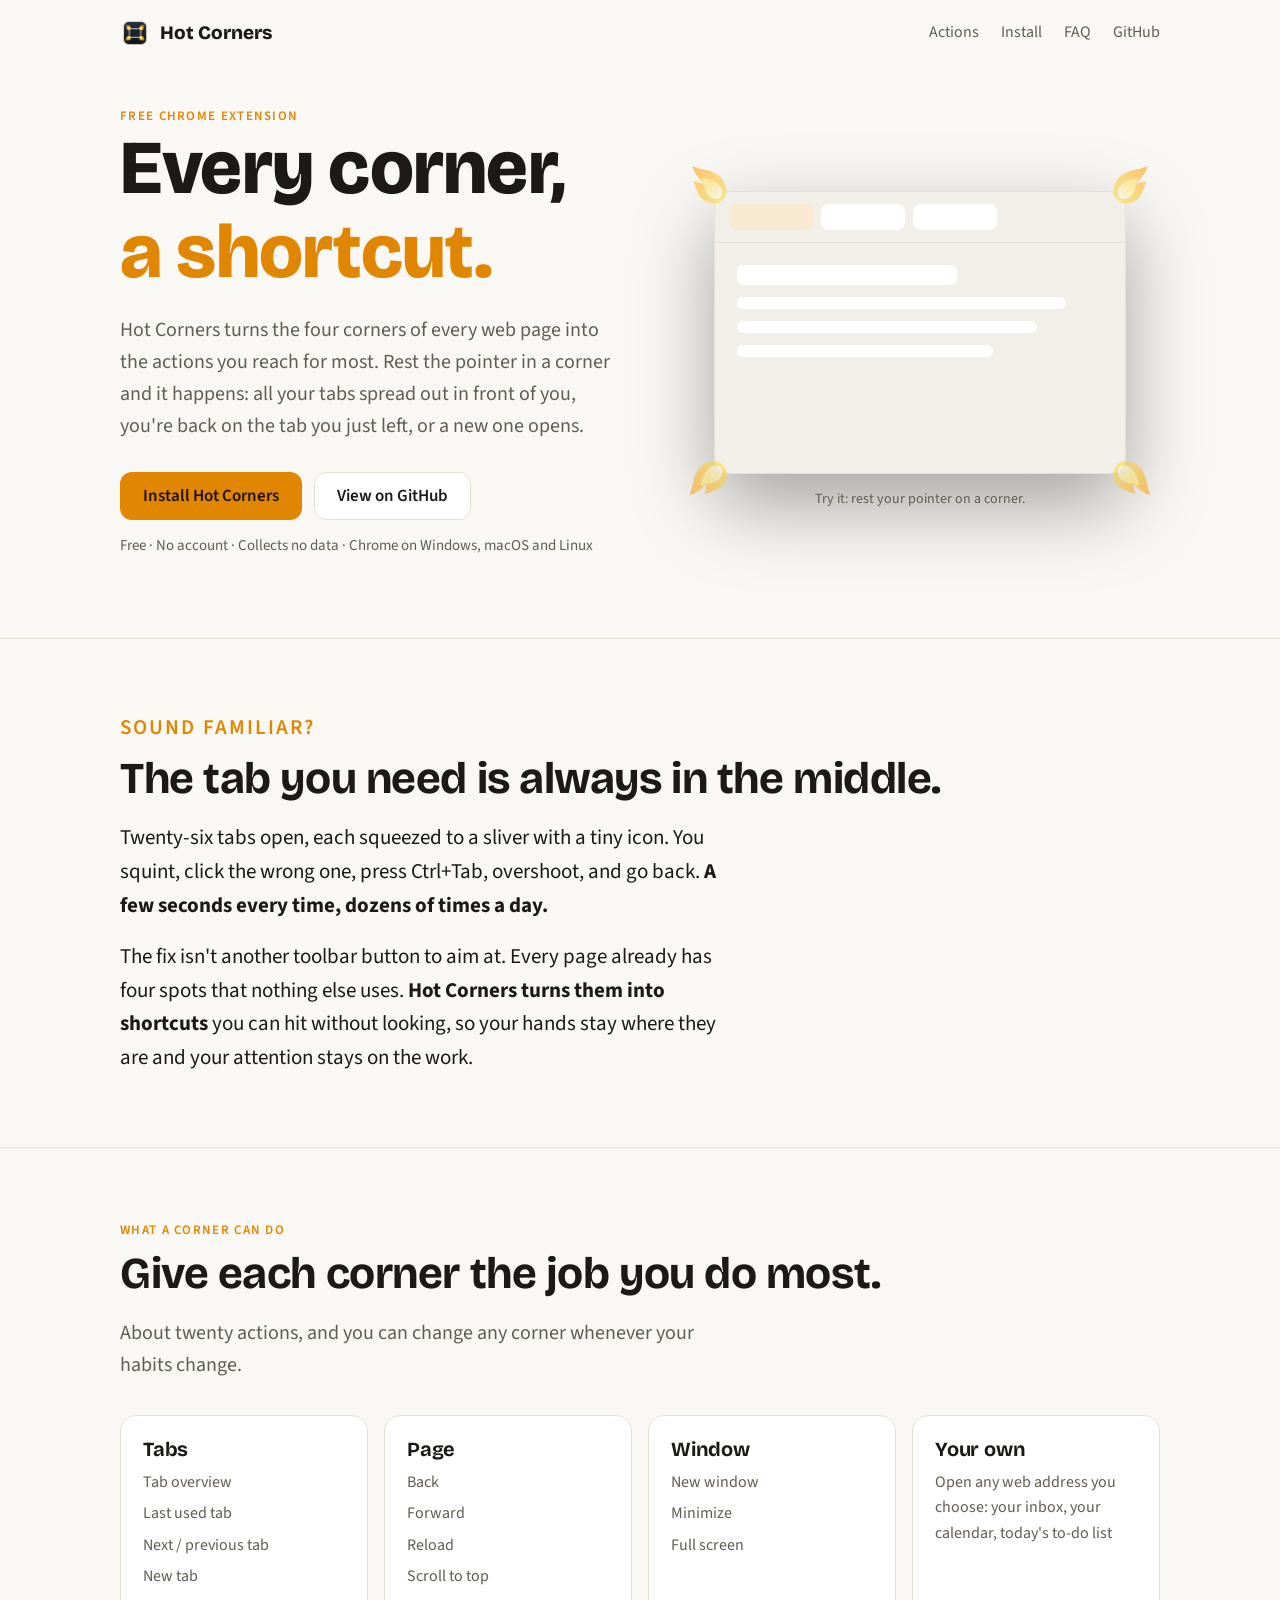
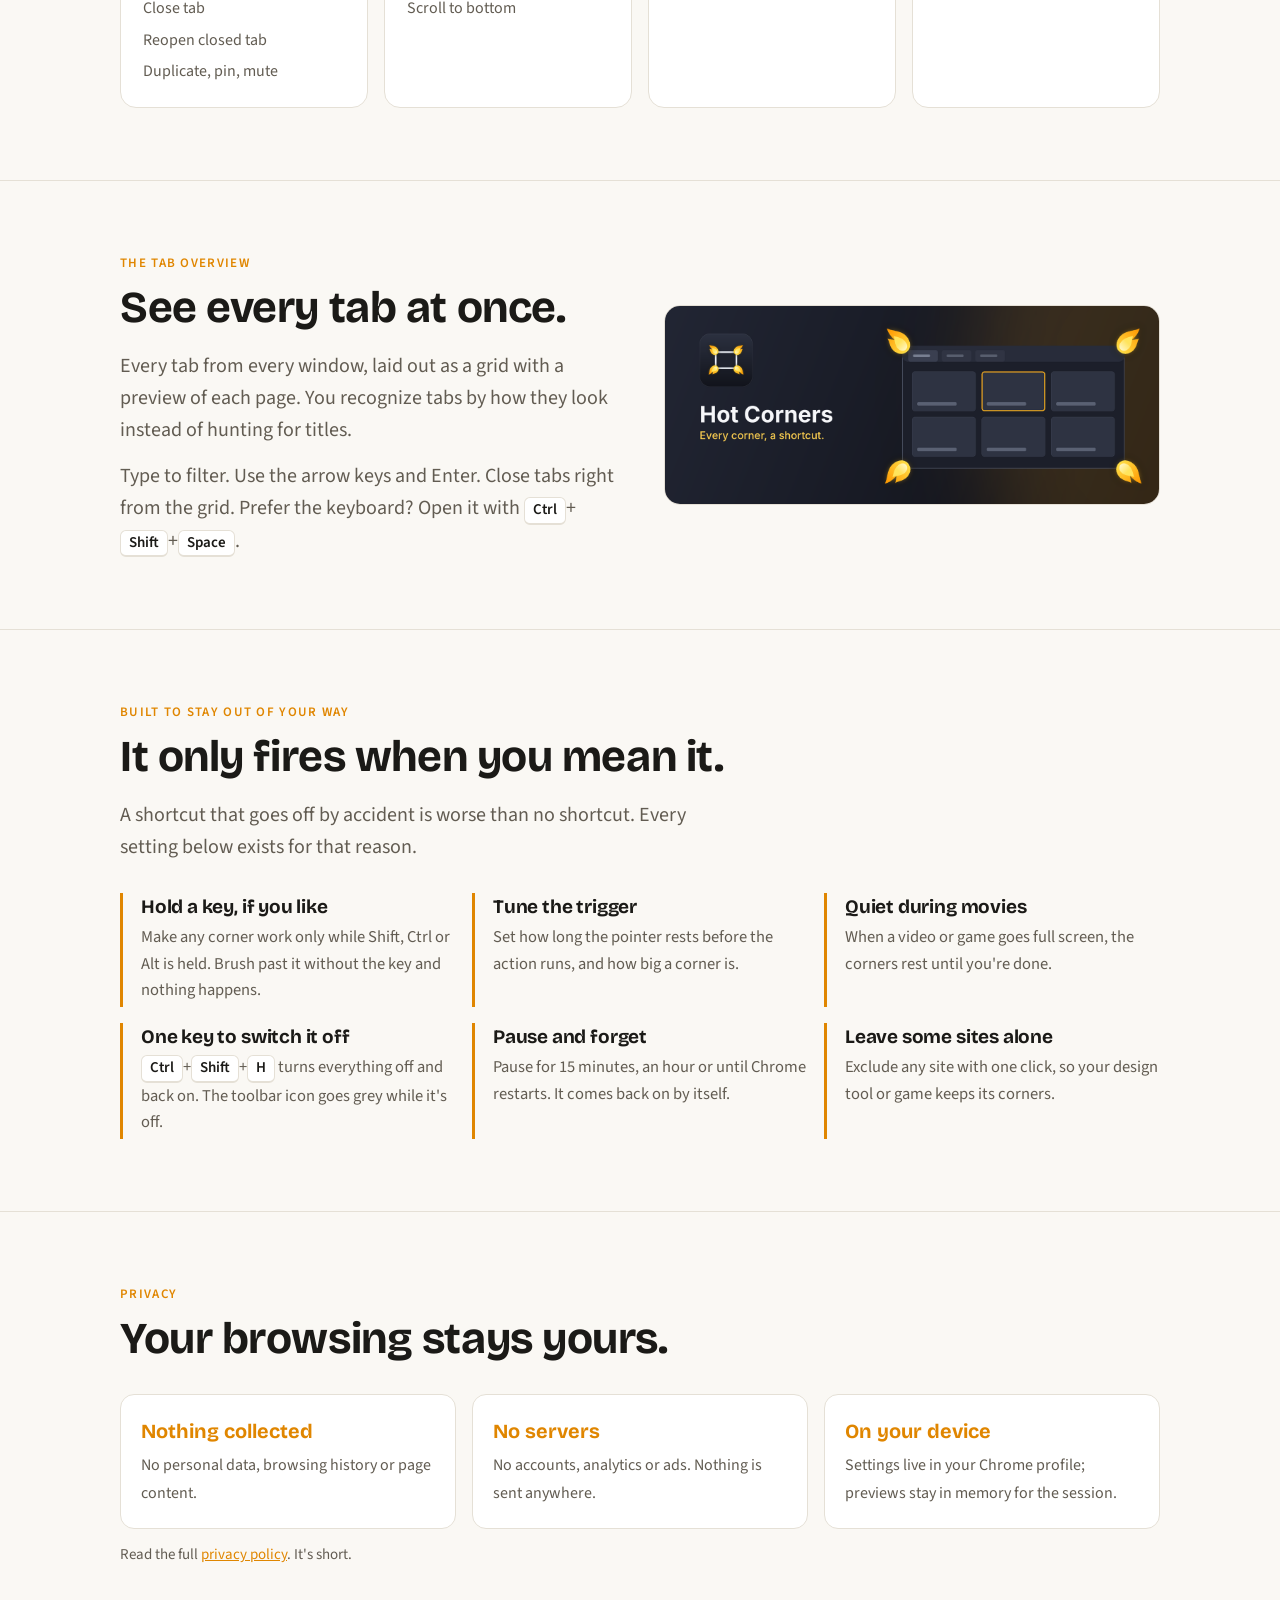
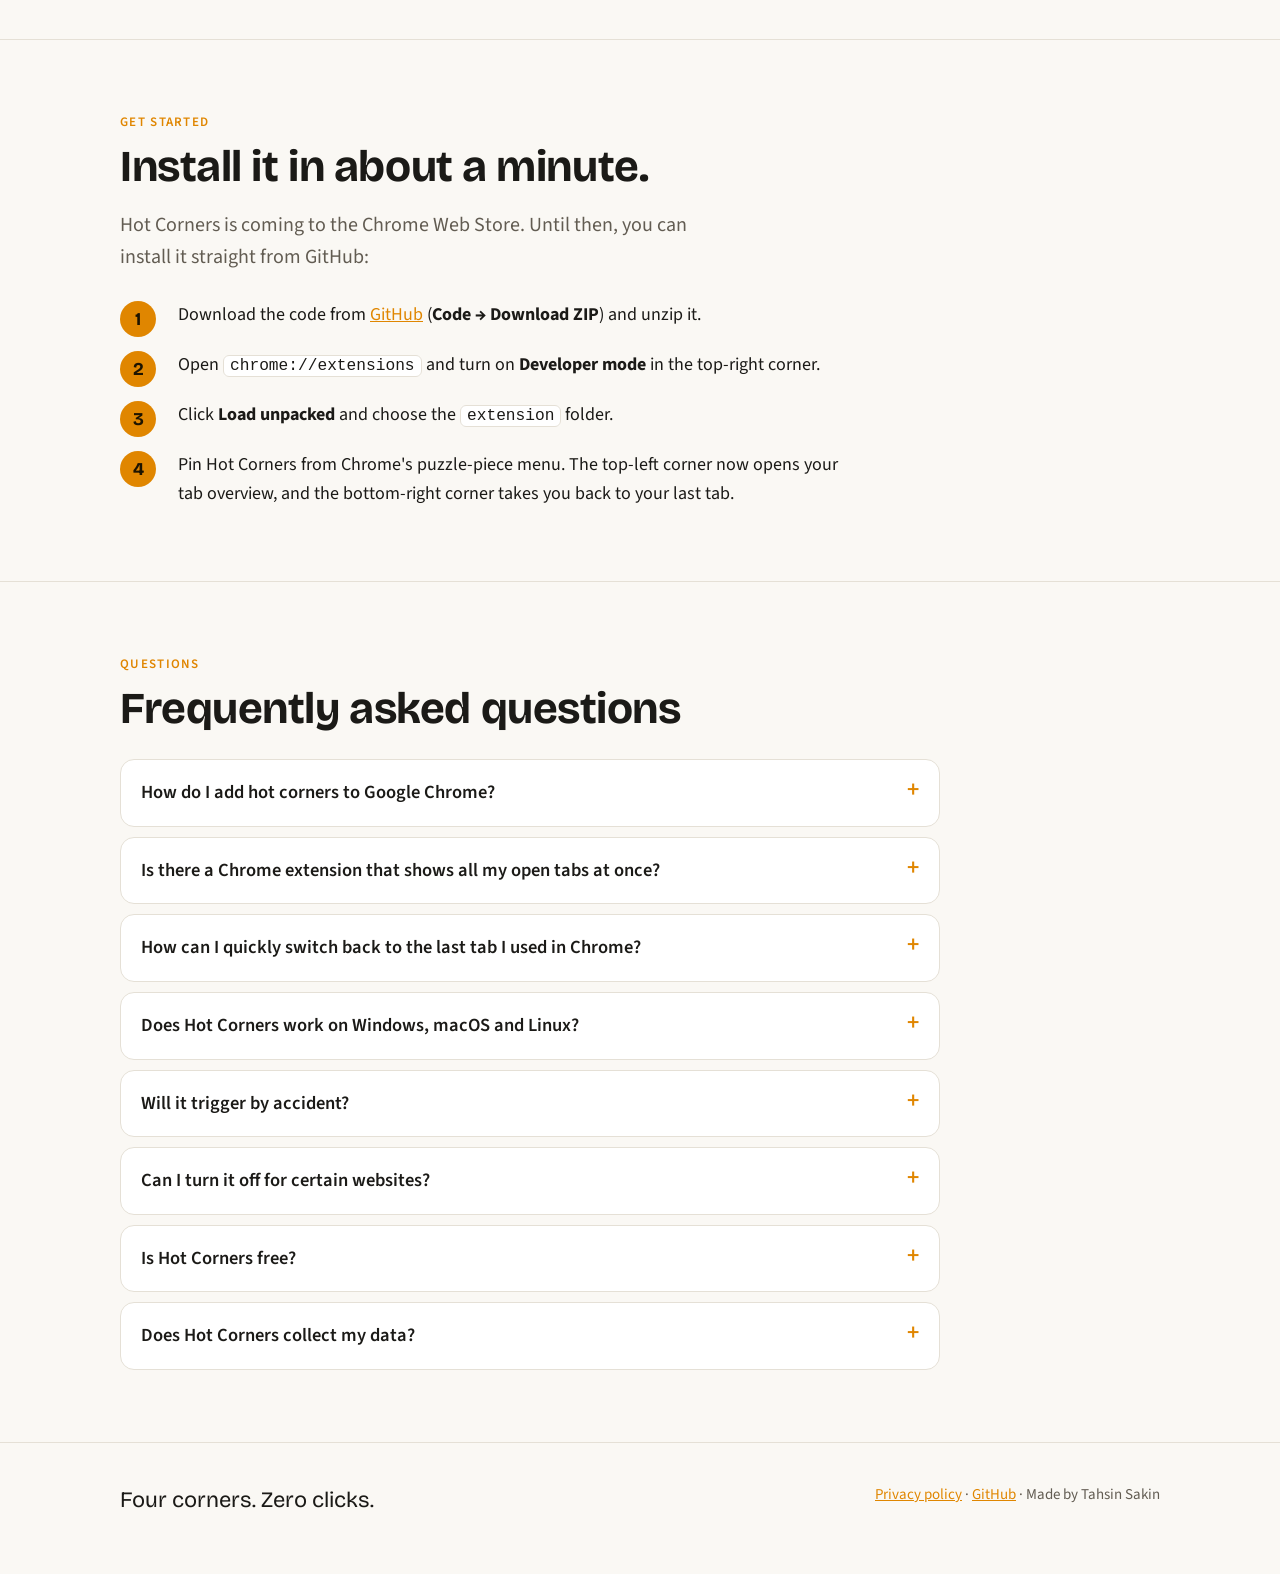
<file: docs/index.html>
<!doctype html>
<html lang="en">
<head>
  <meta charset="utf-8">
  <meta name="viewport" content="width=device-width, initial-scale=1, viewport-fit=cover">
  <title>Hot Corners: every corner of the page, a shortcut (Chrome extension)</title>
  <meta name="description" content="Hot Corners is a free Chrome extension that turns the four corners of every web page into shortcuts: see all your tabs at once, jump back to the last tab, open a new tab and more. No data collected.">
  <link rel="canonical" href="https://tahsinsakin.github.io/Hot-Corners/">
  <link rel="icon" href="assets/favicon.png">
  <meta name="theme-color" content="#14161d">

  <meta property="og:type" content="website">
  <meta property="og:title" content="Hot Corners: every corner, a shortcut">
  <meta property="og:description" content="A free Chrome extension that turns the four corners of every web page into shortcuts.">
  <meta property="og:url" content="https://tahsinsakin.github.io/Hot-Corners/">
  <meta property="og:image" content="https://tahsinsakin.github.io/Hot-Corners/assets/social.png">
  <meta name="twitter:card" content="summary_large_image">

  <link rel="preconnect" href="https://fonts.googleapis.com">
  <link rel="preconnect" href="https://fonts.gstatic.com" crossorigin>
  <link rel="stylesheet" href="https://fonts.googleapis.com/css2?family=Bricolage+Grotesque:opsz,wght@12..96,600;12..96,800&family=Source+Sans+3:wght@400;600&display=swap">

  <script type="application/ld+json">
  {
    "@context": "https://schema.org",
    "@type": "SoftwareApplication",
    "name": "Hot Corners",
    "alternateName": "Hot Corners for Chrome",
    "description": "A free Chrome extension that turns the four corners of every web page into shortcuts. Rest the pointer in a corner to open a tab overview with previews of every tab, jump back to the last used tab, open or close tabs, scroll, reload, or open a web address.",
    "applicationCategory": "BrowserApplication",
    "applicationSubCategory": "Productivity",
    "operatingSystem": "Windows, macOS, Linux (Google Chrome desktop)",
    "browserRequirements": "Google Chrome 116 or later",
    "softwareVersion": "1.3.0",
    "url": "https://tahsinsakin.github.io/Hot-Corners/",
    "downloadUrl": "https://github.com/tahsinsakin/Hot-Corners",
    "image": "https://tahsinsakin.github.io/Hot-Corners/assets/icon.png",
    "screenshot": "https://tahsinsakin.github.io/Hot-Corners/assets/og.png",
    "isAccessibleForFree": true,
    "offers": { "@type": "Offer", "price": "0", "priceCurrency": "USD" },
    "author": { "@type": "Person", "name": "Tahsin Sakin", "url": "https://github.com/tahsinsakin" },
    "featureList": [
      "Tab overview with live previews of every tab in every window",
      "Jump to the last used tab",
      "Next and previous tab, new tab, close tab, reopen closed tab, duplicate, pin, mute",
      "Back, forward, reload, scroll to top or bottom",
      "New window, minimize, full screen",
      "Open a chosen web address from a corner",
      "Corners that only work while Shift, Ctrl or Alt is held",
      "Adjustable delay and corner size",
      "Pauses during full-screen video",
      "Turn everything off or on with Ctrl+Shift+H",
      "Pause for 15 minutes, 1 hour or until Chrome restarts",
      "Exclude individual sites",
      "No data collection"
    ]
  }
  </script>
  <script type="application/ld+json">
{
  "@context": "https://schema.org",
  "@type": "FAQPage",
  "mainEntity": [
    {
      "@type": "Question",
      "name": "How do I add hot corners to Google Chrome?",
      "acceptedAnswer": {
        "@type": "Answer",
        "text": "Install the free Hot Corners extension, then open its settings and pick an action for each of the four corners. After that, resting the pointer in a corner of any web page runs that action, such as showing all your tabs or switching back to your last tab."
      }
    },
    {
      "@type": "Question",
      "name": "Is there a Chrome extension that shows all my open tabs at once?",
      "acceptedAnswer": {
        "@type": "Answer",
        "text": "Yes. Hot Corners has a tab overview that shows every tab from every Chrome window as a grid with a preview of each page. Open it from a corner or with Ctrl+Shift+Space, type to filter, and click or press Enter to switch."
      }
    },
    {
      "@type": "Question",
      "name": "How can I quickly switch back to the last tab I used in Chrome?",
      "acceptedAnswer": {
        "@type": "Answer",
        "text": "With Hot Corners, set a corner to \"Last used tab\". By default it's the bottom-right corner: rest the pointer there and Chrome jumps back to the tab you were on before, even if it's far away in the tab bar."
      }
    },
    {
      "@type": "Question",
      "name": "Does Hot Corners work on Windows, macOS and Linux?",
      "acceptedAnswer": {
        "@type": "Answer",
        "text": "It's built for the desktop version of Google Chrome (version 116 or later), which runs on Windows, macOS and Linux. Chrome doesn't allow extensions on its own pages, such as the New Tab page and Settings, so corners rest there."
      }
    },
    {
      "@type": "Question",
      "name": "Will it trigger by accident?",
      "acceptedAnswer": {
        "@type": "Answer",
        "text": "You control that. Each corner can require Shift, Ctrl or Alt to be held, you can set how long the pointer must rest and how big a corner is, corners rest during full-screen video, and Ctrl+Shift+H turns everything off in one keystroke."
      }
    },
    {
      "@type": "Question",
      "name": "Can I turn it off for certain websites?",
      "acceptedAnswer": {
        "@type": "Answer",
        "text": "Yes. Click the toolbar icon and switch it off for the current site, or add sites to the excluded list in settings. You can also pause it for 15 minutes, an hour, or until Chrome restarts."
      }
    },
    {
      "@type": "Question",
      "name": "Is Hot Corners free?",
      "acceptedAnswer": {
        "@type": "Answer",
        "text": "Yes. Hot Corners is free to use, with no account and no ads."
      }
    },
    {
      "@type": "Question",
      "name": "Does Hot Corners collect my data?",
      "acceptedAnswer": {
        "@type": "Answer",
        "text": "No. It collects nothing and sends nothing anywhere. Settings are stored in your Chrome profile, and tab previews stay in memory only until the browser session ends."
      }
    }
  ]
}
  </script>

  <style>
    /* Layout: dark product page. Hero with a live corner demo, then problem, actions,
       safeguards, privacy, install steps and FAQ in one readable column. */
    :root {
      --bg: #14161d;
      --bg-2: #1b1e27;
      --card: #20232d;
      --line: #2d313d;
      --fg: #eef0f4;
      --muted: #a3a9b6;
      --flame: #ffb020;
      --flame-hot: #ffde46;
      --flame-ink: #1d1400;
      --display: "Bricolage Grotesque", "Segoe UI", system-ui, sans-serif;
      --body: "Source Sans 3", "Segoe UI", system-ui, sans-serif;
      color-scheme: dark;
    }
    @media (prefers-color-scheme: light) {
      :root {
        --bg: #faf8f4; --bg-2: #f2efe8; --card: #ffffff; --line: #e5e0d6;
        --fg: #1b1a17; --muted: #625c52; --flame: #e08600; --flame-hot: #ffb020;
        color-scheme: light;
      }
    }

    * { box-sizing: border-box; }
    html { scroll-behavior: smooth; }
    @media (prefers-reduced-motion: reduce) { html { scroll-behavior: auto; } }
    body {
      margin: 0; background: var(--bg); color: var(--fg);
      font: 18px/1.6 var(--body); -webkit-font-smoothing: antialiased;
    }
    a { color: var(--flame); }
    :focus-visible { outline: 2px solid var(--flame); outline-offset: 3px; border-radius: 4px; }
    h1, h2, h3 { font-family: var(--display); line-height: 1.1; margin: 0; text-wrap: balance; letter-spacing: -.01em; }
    p { margin: 0; }

    .wrap {
      width: 100%; max-width: 1080px; margin: 0 auto;
      padding-left: max(20px, env(safe-area-inset-left, 0px));
      padding-right: max(20px, env(safe-area-inset-right, 0px));
    }
    section { padding-block: 72px; }
    section + section { border-top: 1px solid var(--line); }
    .eyebrow { font-size: 13px; font-weight: 600; letter-spacing: .1em; text-transform: uppercase; color: var(--flame); }
    .lede { color: var(--muted); font-size: 20px; max-width: 60ch; }
    h2 { font-size: clamp(30px, 4.4vw, 44px); margin: 10px 0 18px; }

    /* nav */
    nav { padding-block: 18px; }
    nav .wrap { display: flex; align-items: center; justify-content: space-between; gap: 16px; }
    .brand { display: flex; align-items: center; gap: 10px; font-family: var(--display); font-weight: 800; font-size: 19px; color: var(--fg); text-decoration: none; }
    .brand img { width: 30px; height: 30px; }
    nav .links { display: flex; gap: 22px; font-size: 16px; }
    nav .links a { color: var(--muted); text-decoration: none; }
    nav .links a:hover { color: var(--fg); }

    /* hero */
    .hero { padding-block: 40px 80px; border-top: 0; }
    .hero .wrap { display: grid; grid-template-columns: 1.05fr 1fr; gap: 56px; align-items: center; }
    .hero h1 { font-size: clamp(44px, 7vw, 76px); font-weight: 800; }
    .hero h1 span { color: var(--flame); }
    .hero .lede { margin-top: 20px; }
    .cta { display: flex; flex-wrap: wrap; gap: 12px; margin-top: 30px; }
    .btn {
      display: inline-flex; align-items: center; gap: 8px; height: 48px; padding: 0 22px;
      border-radius: 12px; font-weight: 600; font-size: 17px; text-decoration: none;
      border: 1px solid var(--line); color: var(--fg); background: var(--card);
    }
    .btn.primary { background: var(--flame); color: var(--flame-ink); border-color: transparent; }
    .btn:hover { filter: brightness(1.06); }
    .fine { margin-top: 14px; font-size: 15px; color: var(--muted); }

    /* live demo */
    .demo { position: relative; padding: 34px; }
    .demo-window {
      position: relative; aspect-ratio: 16 / 11; border-radius: 16px; overflow: visible;
      background: var(--bg-2); border: 1px solid var(--line);
      box-shadow: 0 30px 80px rgba(0, 0, 0, .35);
    }
    .demo-tabs { display: flex; gap: 8px; padding: 12px 14px; border-bottom: 1px solid var(--line); }
    .demo-tabs i { display: block; height: 26px; width: 22%; border-radius: 8px; background: var(--card); }
    .demo-tabs i:first-child { background: color-mix(in srgb, var(--flame) 18%, var(--card)); }
    .demo-body { position: relative; padding: 22px; display: grid; gap: 12px; }
    .demo-body b { display: block; height: 12px; border-radius: 6px; background: var(--card); }
    .demo-body b:nth-child(1) { width: 60%; height: 20px; }
    .demo-body b:nth-child(2) { width: 90%; }
    .demo-body b:nth-child(3) { width: 82%; }
    .demo-body b:nth-child(4) { width: 70%; }
    .demo-label {
      position: absolute; left: 50%; top: 58%; translate: -50% -50%;
      padding: 10px 18px; border-radius: 999px; white-space: nowrap;
      background: rgba(10, 11, 15, .88); color: #f3f4f7; font-weight: 600; font-size: 16px;
      border: 1px solid rgba(255, 255, 255, .1); opacity: 0; transition: opacity .18s ease, scale .18s ease; scale: .96;
    }
    .demo-label.show { opacity: 1; scale: 1; }
    .demo-hint { position: absolute; left: 0; right: 0; bottom: -2px; text-align: center; font-size: 14px; color: var(--muted); }
    .hot {
      position: absolute; width: 22%; height: 26%; z-index: 2; border: 0; padding: 0; background: transparent; cursor: pointer;
    }
    .hot.tl { left: -6%; top: -6%; } .hot.tr { right: -6%; top: -6%; }
    .hot.bl { left: -6%; bottom: -6%; } .hot.br { right: -6%; bottom: -6%; }
    .flame {
      position: absolute; width: 34px; height: 49px; pointer-events: none;
      transform-origin: 17px 35.7px; transition: filter .2s ease, opacity .2s ease; opacity: .55;
    }
    .flame.tl { left: -17px; top: -35.7px; transform: rotate(-45deg); }
    .flame.tr { right: -17px; top: -35.7px; transform: rotate(45deg) scaleX(-1); }
    .flame.bl { left: -17px; bottom: -13.3px; transform: rotate(-135deg); }
    .flame.br { right: -17px; bottom: -13.3px; transform: rotate(135deg) scaleX(-1); }
    .flame.lit { opacity: 1; filter: drop-shadow(0 0 12px rgba(255, 176, 32, .8)); }
    @keyframes flicker { 0%, 100% { scale: 1; } 50% { scale: 1.06 .96; } }
    .flame { animation: flicker 1.8s ease-in-out infinite; }
    .flame.tr { animation-delay: -.6s; } .flame.bl { animation-delay: -1.2s; } .flame.br { animation-delay: -.3s; }

    /* story */
    .story p { font-size: 21px; max-width: 62ch; }
    .story p + p { margin-top: 18px; }
    .story strong { color: var(--fg); }
    .story .muted { color: var(--muted); }

    /* actions */
    .groups { display: grid; grid-template-columns: repeat(4, 1fr); gap: 16px; margin-top: 34px; }
    .group { background: var(--card); border: 1px solid var(--line); border-radius: 16px; padding: 22px; }
    .group h3 { font-size: 20px; margin-bottom: 10px; }
    .group ul { margin: 0; padding: 0; list-style: none; display: grid; gap: 6px; color: var(--muted); font-size: 16px; }

    /* overview feature */
    .feature { display: grid; grid-template-columns: 1fr 1fr; gap: 48px; align-items: center; }
    .feature img { width: 100%; height: auto; border-radius: 16px; border: 1px solid var(--line); }
    .feature p + p { margin-top: 14px; }
    kbd {
      display: inline-block; padding: 1px 8px; border: 1px solid var(--line); border-bottom-width: 2px;
      border-radius: 6px; background: var(--card); font: 600 15px/1.5 var(--body); color: var(--fg);
    }

    /* safeguards */
    .guards { display: grid; grid-template-columns: repeat(3, 1fr); gap: 16px; margin-top: 30px; }
    .guard { border-left: 3px solid var(--flame); padding: 4px 0 4px 18px; }
    .guard h3 { font-size: 19px; margin-bottom: 6px; }
    .guard p { color: var(--muted); font-size: 16.5px; }

    /* privacy */
    .privacy { display: grid; grid-template-columns: repeat(3, 1fr); gap: 16px; margin-top: 30px; }
    .privacy div { background: var(--card); border: 1px solid var(--line); border-radius: 14px; padding: 20px; }
    .privacy b { display: block; font-family: var(--display); font-size: 20px; color: var(--flame); margin-bottom: 4px; }
    .privacy span { color: var(--muted); font-size: 16px; }

    /* install */
    .steps { counter-reset: step; list-style: none; margin: 28px 0 0; padding: 0; display: grid; gap: 14px; max-width: 720px; }
    .steps li { counter-increment: step; display: grid; grid-template-columns: 44px 1fr; gap: 14px; align-items: start; }
    .steps li::before {
      content: counter(step); display: grid; place-items: center; width: 36px; height: 36px; border-radius: 50%;
      background: var(--flame); color: var(--flame-ink); font-weight: 700; font-family: var(--display);
    }
    .steps code { font-size: .9em; padding: 1px 6px; border-radius: 6px; background: var(--card); border: 1px solid var(--line); }

    /* faq */
    .faq { margin-top: 26px; display: grid; gap: 10px; max-width: 820px; }
    .faq details { background: var(--card); border: 1px solid var(--line); border-radius: 14px; padding: 0 20px; }
    .faq summary {
      cursor: pointer; list-style: none; padding: 18px 0; font-weight: 600; font-size: 18.5px;
      display: flex; justify-content: space-between; gap: 16px;
    }
    .faq summary::-webkit-details-marker { display: none; }
    .faq summary::after { content: "+"; color: var(--flame); font-size: 24px; line-height: 1; }
    .faq details[open] summary::after { content: "–"; }
    .faq .answer { padding: 0 0 18px; color: var(--muted); }

    footer { padding-block: 40px 56px; border-top: 1px solid var(--line); color: var(--muted); font-size: 15px; }
    footer .wrap { display: flex; flex-wrap: wrap; justify-content: space-between; gap: 12px; }
    footer .closer { font-family: var(--display); font-size: 22px; color: var(--fg); }

    @media (max-width: 900px) {
      .hero .wrap, .feature { grid-template-columns: 1fr; gap: 36px; }
      .groups { grid-template-columns: repeat(2, 1fr); }
      .guards, .privacy { grid-template-columns: 1fr; }
    }
    @media (max-width: 520px) {
      body { font-size: 17px; }
      section { padding-block: 52px; }
      nav .links { display: none; }
      .groups { grid-template-columns: 1fr; }
      .demo { padding: 26px 22px; }
      .story p { font-size: 19px; }
    }
    @media (prefers-reduced-motion: reduce) {
      .flame { animation: none; }
      .demo-label, .flame { transition: none; }
    }
  </style>
</head>
<body>
  <svg width="0" height="0" style="position:absolute" aria-hidden="true" focusable="false">
    <defs>
      <linearGradient id="fo" gradientUnits="userSpaceOnUse" x1="0" y1="0.34" x2="0" y2="-1">
        <stop offset="0" stop-color="#FFDE46"/><stop offset="1" stop-color="#FF9600"/>
      </linearGradient>
      <linearGradient id="fi" gradientUnits="userSpaceOnUse" x1="0" y1="0.23" x2="0" y2="-0.3">
        <stop offset="0" stop-color="#FFFCDE"/><stop offset="1" stop-color="#FFE45C"/>
      </linearGradient>
      <symbol id="flame" viewBox="-0.5 -1.05 1 1.45">
        <path fill="url(#fo)" d="M0.06 -1 C0.18 -0.70 0.44 -0.50 0.42 -0.16 C0.40 0.16 0.21 0.34 0 0.34 C-0.23 0.34 -0.42 0.15 -0.42 -0.13 C-0.42 -0.37 -0.28 -0.48 -0.24 -0.66 C-0.13 -0.50 -0.09 -0.44 -0.05 -0.39 C-0.07 -0.63 -0.04 -0.83 0.06 -1 Z"/>
        <path fill="url(#fi)" d="M0.03 -0.56 C0.13 -0.39 0.23 -0.25 0.22 -0.05 C0.21 0.14 0.11 0.23 0 0.23 C-0.12 0.23 -0.22 0.13 -0.22 -0.04 C-0.22 -0.23 -0.08 -0.35 0.03 -0.56 Z"/>
      </symbol>
    </defs>
  </svg>

  <nav aria-label="Main">
    <div class="wrap">
      <a class="brand" href="#top"><img src="assets/icon.png" alt="" width="30" height="30">Hot Corners</a>
      <div class="links">
        <a href="#actions">Actions</a>
        <a href="#install">Install</a>
        <a href="#faq">FAQ</a>
        <a href="https://github.com/tahsinsakin/Hot-Corners">GitHub</a>
      </div>
    </div>
  </nav>

  <main id="top">
    <section class="hero">
      <div class="wrap">
        <div>
          <p class="eyebrow">Free Chrome extension</p>
          <h1>Every corner, <span>a&nbsp;shortcut.</span></h1>
          <p class="lede">Hot Corners turns the four corners of every web page into the actions you reach for most. Rest the pointer in a corner and it happens: all your tabs spread out in front of you, you're back on the tab you just left, or a new one opens.</p>
          <div class="cta">
            <a class="btn primary" href="#install">Install Hot Corners</a>
            <a class="btn" href="https://github.com/tahsinsakin/Hot-Corners">View on GitHub</a>
          </div>
          <p class="fine">Free · No account · Collects no data · Chrome on Windows, macOS and Linux</p>
        </div>

        <div class="demo" aria-label="Try it: move the pointer into a corner of the window">
          <div class="demo-window" id="demo">
            <div class="demo-tabs"><i></i><i></i><i></i></div>
            <div class="demo-body"><b></b><b></b><b></b><b></b></div>
            <div class="demo-label" id="demoLabel" role="status" aria-live="polite"></div>
            <svg class="flame tl" aria-hidden="true"><use href="#flame"/></svg>
            <svg class="flame tr" aria-hidden="true"><use href="#flame"/></svg>
            <svg class="flame bl" aria-hidden="true"><use href="#flame"/></svg>
            <svg class="flame br" aria-hidden="true"><use href="#flame"/></svg>
            <button class="hot tl" data-corner="tl" data-label="Tab overview" aria-label="Top-left corner: tab overview"></button>
            <button class="hot tr" data-corner="tr" data-label="New tab" aria-label="Top-right corner: new tab"></button>
            <button class="hot bl" data-corner="bl" data-label="Scroll to top" aria-label="Bottom-left corner: scroll to top"></button>
            <button class="hot br" data-corner="br" data-label="Last used tab" aria-label="Bottom-right corner: last used tab"></button>
          </div>
          <p class="demo-hint">Try it: rest your pointer on a corner.</p>
        </div>
      </div>
    </section>

    <section class="story">
      <div class="wrap">
        <p class="eyebrow">Sound familiar?</p>
        <h2>The tab you need is always in the middle.</h2>
        <p>Twenty-six tabs open, each squeezed to a sliver with a tiny icon. You squint, click the wrong one, press Ctrl+Tab, overshoot, and go back. <strong>A few seconds every time, dozens of times a day.</strong></p>
        <p>The fix isn't another toolbar button to aim at. Every page already has four spots that nothing else uses. <strong>Hot Corners turns them into shortcuts</strong> you can hit without looking, so your hands stay where they are and your attention stays on the work.</p>
      </div>
    </section>

    <section id="actions">
      <div class="wrap">
        <p class="eyebrow">What a corner can do</p>
        <h2>Give each corner the job you do most.</h2>
        <p class="lede">About twenty actions, and you can change any corner whenever your habits change.</p>
        <div class="groups">
          <div class="group"><h3>Tabs</h3><ul><li>Tab overview</li><li>Last used tab</li><li>Next / previous tab</li><li>New tab</li><li>Close tab</li><li>Reopen closed tab</li><li>Duplicate, pin, mute</li></ul></div>
          <div class="group"><h3>Page</h3><ul><li>Back</li><li>Forward</li><li>Reload</li><li>Scroll to top</li><li>Scroll to bottom</li></ul></div>
          <div class="group"><h3>Window</h3><ul><li>New window</li><li>Minimize</li><li>Full screen</li></ul></div>
          <div class="group"><h3>Your own</h3><ul><li>Open any web address you choose: your inbox, your calendar, today's to-do list</li></ul></div>
        </div>
      </div>
    </section>

    <section>
      <div class="wrap feature">
        <div>
          <p class="eyebrow">The tab overview</p>
          <h2>See every tab at once.</h2>
          <p class="lede">Every tab from every window, laid out as a grid with a preview of each page. You recognize tabs by how they look instead of hunting for titles.</p>
          <p class="lede">Type to filter. Use the arrow keys and Enter. Close tabs right from the grid. Prefer the keyboard? Open it with <kbd>Ctrl</kbd>+<kbd>Shift</kbd>+<kbd>Space</kbd>.</p>
        </div>
        <img src="assets/og.png" alt="A browser window showing a grid of tab previews with glowing corners" width="1400" height="560" loading="lazy">
      </div>
    </section>

    <section>
      <div class="wrap">
        <p class="eyebrow">Built to stay out of your way</p>
        <h2>It only fires when you mean it.</h2>
        <p class="lede">A shortcut that goes off by accident is worse than no shortcut. Every setting below exists for that reason.</p>
        <div class="guards">
          <div class="guard"><h3>Hold a key, if you like</h3><p>Make any corner work only while Shift, Ctrl or Alt is held. Brush past it without the key and nothing happens.</p></div>
          <div class="guard"><h3>Tune the trigger</h3><p>Set how long the pointer rests before the action runs, and how big a corner is.</p></div>
          <div class="guard"><h3>Quiet during movies</h3><p>When a video or game goes full screen, the corners rest until you're done.</p></div>
          <div class="guard"><h3>One key to switch it off</h3><p><kbd>Ctrl</kbd>+<kbd>Shift</kbd>+<kbd>H</kbd> turns everything off and back on. The toolbar icon goes grey while it's off.</p></div>
          <div class="guard"><h3>Pause and forget</h3><p>Pause for 15 minutes, an hour or until Chrome restarts. It comes back on by itself.</p></div>
          <div class="guard"><h3>Leave some sites alone</h3><p>Exclude any site with one click, so your design tool or game keeps its corners.</p></div>
        </div>
      </div>
    </section>

    <section>
      <div class="wrap">
        <p class="eyebrow">Privacy</p>
        <h2>Your browsing stays yours.</h2>
        <div class="privacy">
          <div><b>Nothing collected</b><span>No personal data, browsing history or page content.</span></div>
          <div><b>No servers</b><span>No accounts, analytics or ads. Nothing is sent anywhere.</span></div>
          <div><b>On your device</b><span>Settings live in your Chrome profile; previews stay in memory for the session.</span></div>
        </div>
        <p class="fine">Read the full <a href="privacy.html">privacy policy</a>. It's short.</p>
      </div>
    </section>

    <section id="install">
      <div class="wrap">
        <p class="eyebrow">Get started</p>
        <h2>Install it in about a minute.</h2>
        <p class="lede">Hot Corners is coming to the Chrome Web Store. Until then, you can install it straight from GitHub:</p>
        <ol class="steps">
          <li><span>Download the code from <a href="https://github.com/tahsinsakin/Hot-Corners">GitHub</a> (<b>Code → Download ZIP</b>) and unzip it.</span></li>
          <li><span>Open <code>chrome://extensions</code> and turn on <b>Developer mode</b> in the top-right corner.</span></li>
          <li><span>Click <b>Load unpacked</b> and choose the <code>extension</code> folder.</span></li>
          <li><span>Pin Hot Corners from Chrome's puzzle-piece menu. The top-left corner now opens your tab overview, and the bottom-right corner takes you back to your last tab.</span></li>
        </ol>
      </div>
    </section>

    <section id="faq">
      <div class="wrap">
        <p class="eyebrow">Questions</p>
        <h2>Frequently asked questions</h2>
        <div class="faq" id="faqList">
          <details><summary>How do I add hot corners to Google Chrome?</summary>
            <div class="answer">Install the free Hot Corners extension, then open its settings and pick an action for each of the four corners. After that, resting the pointer in a corner of any web page runs that action, such as showing all your tabs or switching back to your last tab.</div></details>
          <details><summary>Is there a Chrome extension that shows all my open tabs at once?</summary>
            <div class="answer">Yes. Hot Corners has a tab overview that shows every tab from every Chrome window as a grid with a preview of each page. Open it from a corner or with Ctrl+Shift+Space, type to filter, and click or press Enter to switch.</div></details>
          <details><summary>How can I quickly switch back to the last tab I used in Chrome?</summary>
            <div class="answer">With Hot Corners, set a corner to "Last used tab". By default it's the bottom-right corner: rest the pointer there and Chrome jumps back to the tab you were on before, even if it's far away in the tab bar.</div></details>
          <details><summary>Does Hot Corners work on Windows, macOS and Linux?</summary>
            <div class="answer">It's built for the desktop version of Google Chrome (version 116 or later), which runs on Windows, macOS and Linux. Chrome doesn't allow extensions on its own pages, such as the New Tab page and Settings, so corners rest there.</div></details>
          <details><summary>Will it trigger by accident?</summary>
            <div class="answer">You control that. Each corner can require Shift, Ctrl or Alt to be held, you can set how long the pointer must rest and how big a corner is, corners rest during full-screen video, and Ctrl+Shift+H turns everything off in one keystroke.</div></details>
          <details><summary>Can I turn it off for certain websites?</summary>
            <div class="answer">Yes. Click the toolbar icon and switch it off for the current site, or add sites to the excluded list in settings. You can also pause it for 15 minutes, an hour, or until Chrome restarts.</div></details>
          <details><summary>Is Hot Corners free?</summary>
            <div class="answer">Yes. Hot Corners is free to use, with no account and no ads.</div></details>
          <details><summary>Does Hot Corners collect my data?</summary>
            <div class="answer">No. It collects nothing and sends nothing anywhere. Settings are stored in your Chrome profile, and tab previews stay in memory only until the browser session ends.</div></details>
        </div>
      </div>
    </section>
  </main>

  <footer>
    <div class="wrap">
      <span class="closer">Four corners. Zero clicks.</span>
      <span><a href="privacy.html">Privacy policy</a> · <a href="https://github.com/tahsinsakin/Hot-Corners">GitHub</a> · Made by Tahsin Sakin</span>
    </div>
  </footer>

  <script>
    // Live corner demo: rest on a corner for a moment and its action lights up.
    (function () {
      var label = document.getElementById('demoLabel');
      var timer = 0;
      var hide = 0;
      function light(btn) {
        var key = btn.getAttribute('data-corner');
        document.querySelectorAll('.flame').forEach(function (f) { f.classList.toggle('lit', f.classList.contains(key)); });
        label.textContent = btn.getAttribute('data-label');
        label.classList.add('show');
        clearTimeout(hide);
        hide = setTimeout(function () {
          label.classList.remove('show');
          document.querySelectorAll('.flame').forEach(function (f) { f.classList.remove('lit'); });
        }, 1600);
      }
      document.querySelectorAll('.hot').forEach(function (btn) {
        btn.addEventListener('mouseenter', function () { clearTimeout(timer); timer = setTimeout(function () { light(btn); }, 250); });
        btn.addEventListener('mouseleave', function () { clearTimeout(timer); });
        btn.addEventListener('click', function () { light(btn); });
        btn.addEventListener('focus', function () { light(btn); });
      });
    })();
  </script>
</body>
</html>
</file>
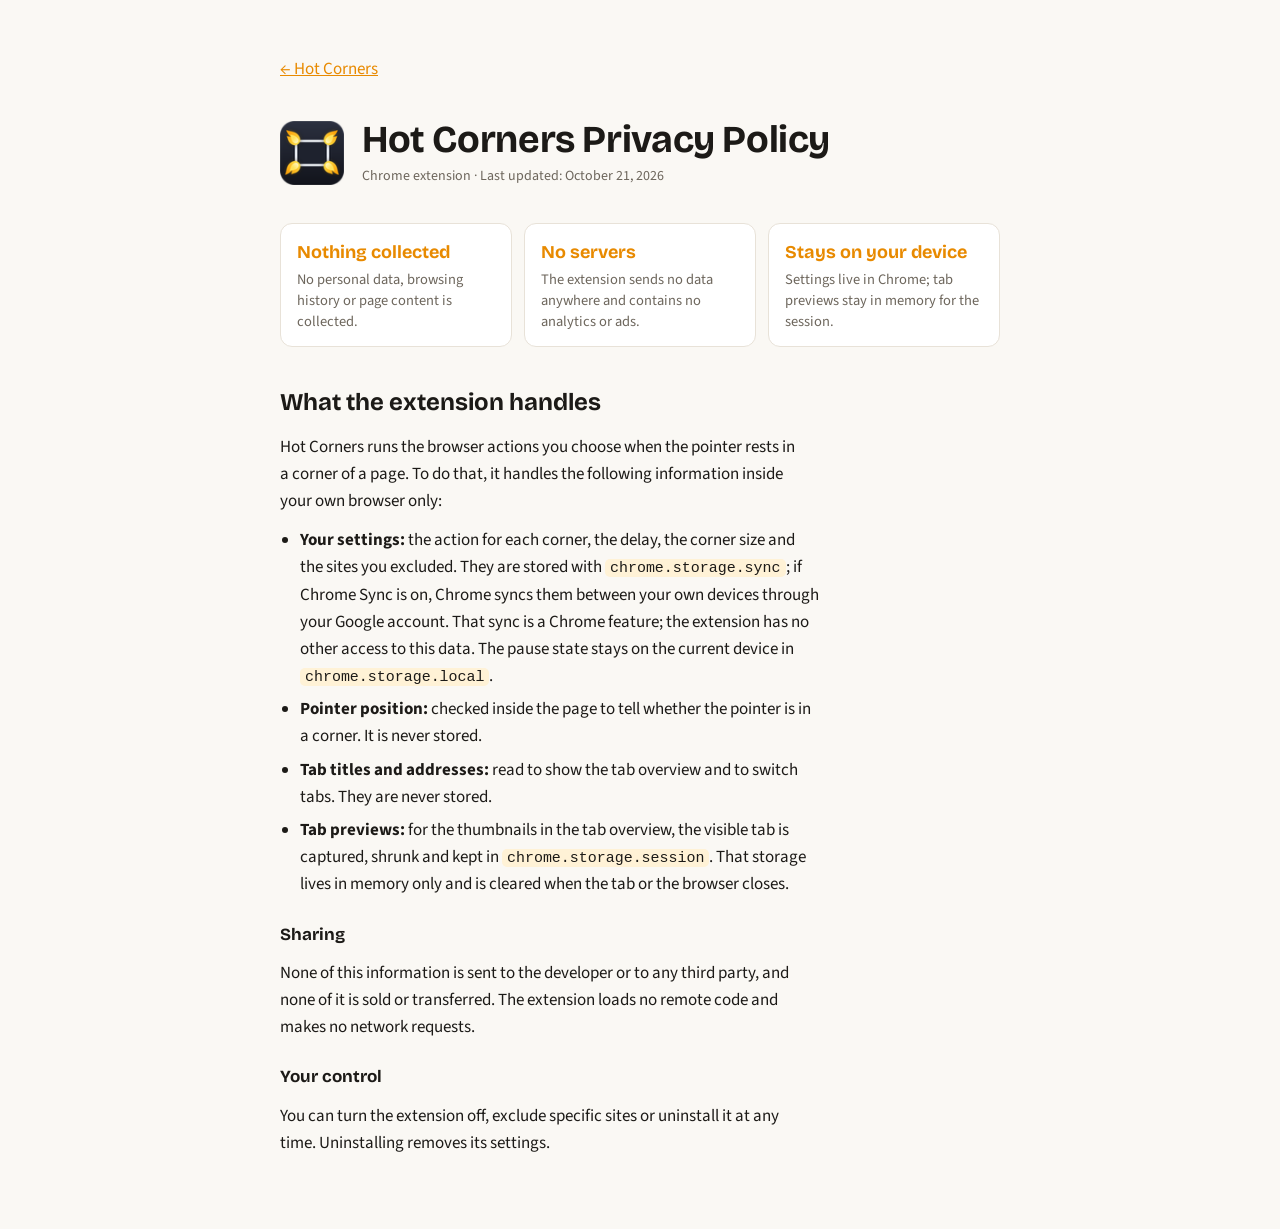
<file: docs/privacy.html>
<!doctype html>
<html lang="en">
<head>
<meta charset="utf-8">
<meta name="viewport" content="width=device-width, initial-scale=1, viewport-fit=cover">
<meta name="description" content="Privacy policy for the Hot Corners Chrome extension: no data is collected or sent anywhere.">
<link rel="canonical" href="https://tahsinsakin.github.io/Hot-Corners/privacy.html">
<link rel="icon" href="assets/favicon.png">
<title>Hot Corners Privacy Policy</title>
<link rel="preconnect" href="https://fonts.googleapis.com">
<link rel="preconnect" href="https://fonts.gstatic.com" crossorigin>
<link rel="stylesheet" href="https://fonts.googleapis.com/css2?family=Bricolage+Grotesque:opsz,wght@12..96,600;12..96,700&family=Source+Sans+3:wght@400;600&display=swap">
<style>
  /* Layout: one readable column, a summary strip of what is (not) stored, then the policy in TR and EN. */
  :root {
    --bg: #faf8f4;
    --surface: #ffffff;
    --fg: #1c1a17;
    --muted: #6d665c;
    --line: #e8e2d8;
    --flame: #e88a00;
    --flame-soft: #fff2d6;
    --display: "Bricolage Grotesque", "Segoe UI", system-ui, sans-serif;
    --body: "Source Sans 3", "Segoe UI", system-ui, sans-serif;
  }
  @media (prefers-color-scheme: dark) {
    :root:not([data-theme="light"]) {
      --bg: #13120f; --surface: #1c1a16; --fg: #eeeae3; --muted: #a59d90;
      --line: #2f2b25; --flame: #ffb43a; --flame-soft: #2e2412; color-scheme: dark;
    }
  }
  :root[data-theme="dark"] {
    --bg: #13120f; --surface: #1c1a16; --fg: #eeeae3; --muted: #a59d90;
    --line: #2f2b25; --flame: #ffb43a; --flame-soft: #2e2412; color-scheme: dark;
  }

  body { margin: 0; background: var(--bg); color: var(--fg); font: 17px/1.6 var(--body); }
  .wrap {
    max-width: 720px; margin: 0 auto;
    padding-block: 56px 72px;
    padding-left: max(16px, env(safe-area-inset-left, 0px));
    padding-right: max(16px, env(safe-area-inset-right, 0px));
    display: flex; flex-direction: column; gap: 36px;
  }
  header { display: flex; align-items: center; gap: 18px; }
  header img { width: 64px; height: 64px; flex: none; }
  h1, h2, h3 { font-family: var(--display); text-wrap: balance; margin: 0; }
  h1 { font-size: clamp(28px, 5vw, 38px); line-height: 1.1; letter-spacing: -.01em; }
  .meta { color: var(--muted); font-size: 14px; margin: 4px 0 0; }

  .summary { display: grid; grid-template-columns: repeat(auto-fit, minmax(200px, 1fr)); gap: 12px; }
  .fact {
    background: var(--surface); border: 1px solid var(--line); border-radius: 12px;
    padding: 14px 16px; display: flex; flex-direction: column; gap: 2px;
  }
  .fact b { font-family: var(--display); font-size: 18px; color: var(--flame); }
  .fact span { color: var(--muted); font-size: 14.5px; line-height: 1.45; }

  section { display: flex; flex-direction: column; gap: 12px; }
  section > h2 { font-size: 24px; }
  h3 { font-size: 17px; margin-top: 10px; }
  p, ul { margin: 0; max-width: 65ch; }
  ul { padding-left: 20px; display: flex; flex-direction: column; gap: 6px; }
  code { font-size: .88em; padding: 1px 5px; border-radius: 5px; background: var(--flame-soft); }
  .lang {
    align-self: flex-start; font-size: 12px; font-weight: 600; letter-spacing: .08em;
    text-transform: uppercase; color: var(--muted);
  }
  hr { border: 0; border-top: 1px solid var(--line); margin: 0; }
  a { color: var(--flame); }
</style>
</head>
<body>

<div class="wrap">
  <p><a href="./">← Hot Corners</a></p>
  <header>
    <img alt="" src="[data-uri]">
    <div>
      <h1>Hot Corners Privacy Policy</h1>
      <p class="meta">Chrome extension · Last updated: October 21, 2026</p>
    </div>
  </header>

  <div class="summary" aria-label="Summary">
    <div class="fact"><b>Nothing collected</b><span>No personal data, browsing history or page content is collected.</span></div>
    <div class="fact"><b>No servers</b><span>The extension sends no data anywhere and contains no analytics or ads.</span></div>
    <div class="fact"><b>Stays on your device</b><span>Settings live in Chrome; tab previews stay in memory for the session.</span></div>
  </div>

  <section>
    <h2>What the extension handles</h2>
    <p>Hot Corners runs the browser actions you choose when the pointer rests in a corner of a page. To do that, it handles the following information inside your own browser only:</p>
    <ul>
      <li><strong>Your settings:</strong> the action for each corner, the delay, the corner size and the sites you excluded. They are stored with <code>chrome.storage.sync</code>; if Chrome Sync is on, Chrome syncs them between your own devices through your Google account. That sync is a Chrome feature; the extension has no other access to this data. The pause state stays on the current device in <code>chrome.storage.local</code>.</li>
      <li><strong>Pointer position:</strong> checked inside the page to tell whether the pointer is in a corner. It is never stored.</li>
      <li><strong>Tab titles and addresses:</strong> read to show the tab overview and to switch tabs. They are never stored.</li>
      <li><strong>Tab previews:</strong> for the thumbnails in the tab overview, the visible tab is captured, shrunk and kept in <code>chrome.storage.session</code>. That storage lives in memory only and is cleared when the tab or the browser closes.</li>
    </ul>
    <h3>Sharing</h3>
    <p>None of this information is sent to the developer or to any third party, and none of it is sold or transferred. The extension loads no remote code and makes no network requests.</p>
    <h3>Your control</h3>
    <p>You can turn the extension off, exclude specific sites or uninstall it at any time. Uninstalling removes its settings.</p>
  </section>
</div>
</body>
</html>
</file>
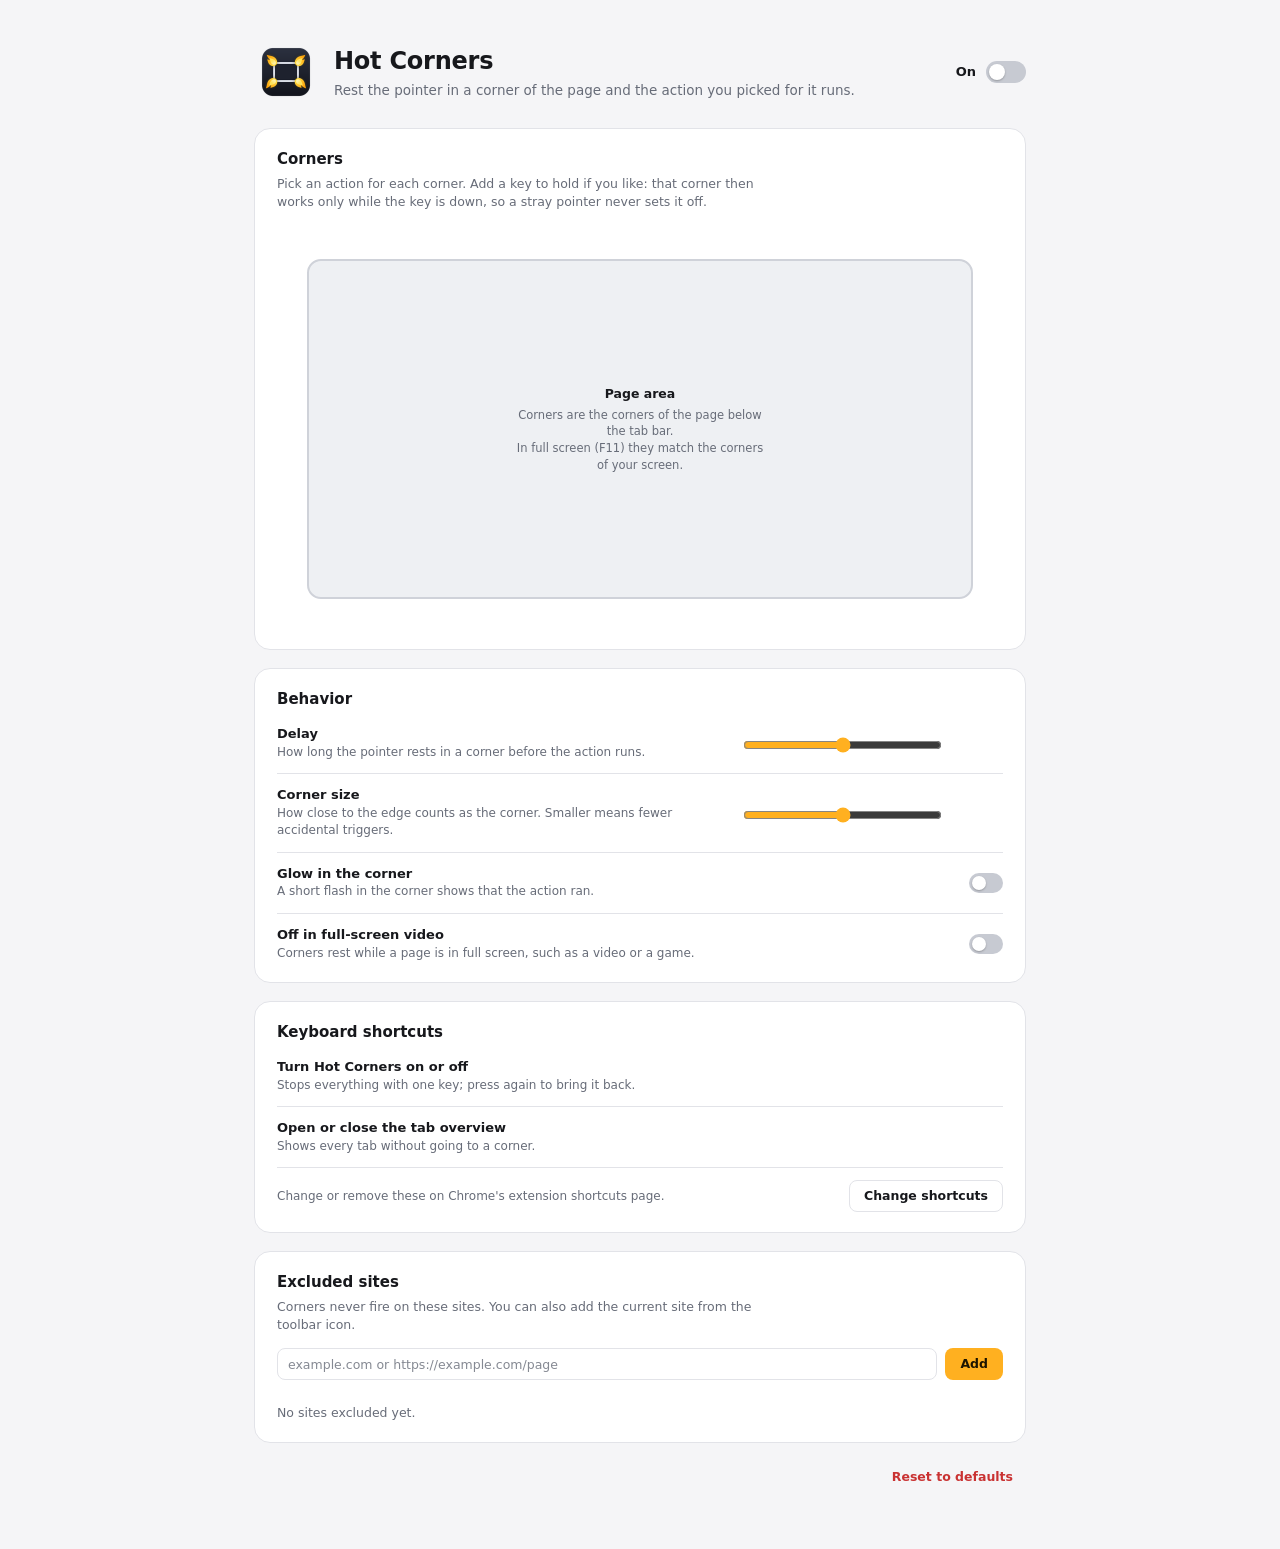
<file: extension/options.html>
<!doctype html>
<html lang="en">
<head>
  <meta charset="utf-8">
  <meta name="viewport" content="width=device-width, initial-scale=1">
  <title>Hot Corners · Settings</title>
  <link rel="icon" href="icons/icon32.png">
  <link rel="stylesheet" href="ui.css">
  <link rel="stylesheet" href="options.css">
</head>
<body>
  <main class="page">
    <header class="hero">
      <img src="icons/icon128.png" alt="" width="64" height="64">
      <div class="hero-text">
        <h1>Hot Corners</h1>
        <p>Rest the pointer in a corner of the page and the action you picked for it runs.</p>
      </div>
      <div class="master">
        <div class="master-text">
          <span id="status">On</span>
          <button class="btn ghost" id="resume" type="button" hidden>Resume</button>
        </div>
        <label class="switch" title="Turn Hot Corners on or off">
          <input type="checkbox" id="enabled" aria-label="Turn Hot Corners on or off">
          <span></span>
        </label>
      </div>
    </header>

    <section class="card welcome" id="welcome" hidden aria-labelledby="welcomeTitle">
      <div class="welcome-text">
        <h2 id="welcomeTitle">Hot Corners is ready</h2>
        <p>Try it now: move the pointer to the top-left corner of this page to see all your tabs.</p>
        <ul class="tips">
          <li>The <b>top-left corner</b> opens the tab overview and the <b>bottom-right corner</b> jumps back to your last tab. Change them below.</li>
          <li>Turn everything off or on with <span id="welcomeToggle"></span>. The toolbar icon turns grey while it's off.</li>
          <li><b>Right-click</b> the toolbar icon to pause for 15 minutes or an hour. It comes back on by itself.</li>
          <li>Pin Hot Corners from Chrome's puzzle-piece menu to keep the icon in view.</li>
        </ul>
      </div>
      <button class="btn primary" id="welcomeDone" type="button">Got it</button>
    </section>

    <section class="card" aria-labelledby="cornersTitle">
      <div class="card-head">
        <h2 id="cornersTitle">Corners</h2>
        <p>Pick an action for each corner. Add a key to hold if you like: that corner then works only while
          the key is down, so a stray pointer never sets it off.</p>
      </div>
      <div class="stage">
        <div class="screen" id="screen">
          <div class="screen-center">
            <strong>Page area</strong>
            <span>Corners are the corners of the page below the tab bar.<br>
              In full screen (F11) they match the corners of your screen.</span>
          </div>
        </div>
      </div>
    </section>

    <section class="card needs-on" aria-labelledby="behaviourTitle">
      <div class="card-head">
        <h2 id="behaviourTitle">Behavior</h2>
      </div>
      <div class="rows">
        <div class="row">
          <div class="row-text">
            <label for="delay">Delay</label>
            <p>How long the pointer rests in a corner before the action runs.</p>
          </div>
          <div class="row-control">
            <input type="range" id="delay" min="0" max="1000" step="50">
            <output id="delayOut" for="delay"></output>
          </div>
        </div>
        <div class="row">
          <div class="row-text">
            <label for="size">Corner size</label>
            <p>How close to the edge counts as the corner. Smaller means fewer accidental triggers.</p>
          </div>
          <div class="row-control">
            <input type="range" id="size" min="2" max="30" step="1">
            <output id="sizeOut" for="size"></output>
          </div>
        </div>
        <div class="row">
          <div class="row-text">
            <label for="feedback">Glow in the corner</label>
            <p>A short flash in the corner shows that the action ran.</p>
          </div>
          <label class="switch small"><input type="checkbox" id="feedback"><span></span></label>
        </div>
        <div class="row">
          <div class="row-text">
            <label for="ignoreFullscreen">Off in full-screen video</label>
            <p>Corners rest while a page is in full screen, such as a video or a game.</p>
          </div>
          <label class="switch small"><input type="checkbox" id="ignoreFullscreen"><span></span></label>
        </div>
      </div>
    </section>

    <section class="card" aria-labelledby="shortcutTitle">
      <div class="card-head">
        <h2 id="shortcutTitle">Keyboard shortcuts</h2>
      </div>
      <div class="rows">
        <div class="row">
          <div class="row-text">
            <span class="label">Turn Hot Corners on or off</span>
            <p>Stops everything with one key; press again to bring it back.</p>
          </div>
          <span class="keys" id="keyToggle"></span>
        </div>
        <div class="row">
          <div class="row-text">
            <span class="label">Open or close the tab overview</span>
            <p>Shows every tab without going to a corner.</p>
          </div>
          <span class="keys" id="keyOverview"></span>
        </div>
        <div class="row">
          <p class="hint">Change or remove these on Chrome's extension shortcuts page.</p>
          <button class="btn" id="changeShortcut" type="button">Change shortcuts</button>
        </div>
      </div>
    </section>

    <section class="card needs-on" aria-labelledby="sitesTitle">
      <div class="card-head">
        <h2 id="sitesTitle">Excluded sites</h2>
        <p>Corners never fire on these sites. You can also add the current site from the toolbar icon.</p>
      </div>
      <form class="add-site" id="addSite" novalidate>
        <input class="field" id="siteInput" type="text" placeholder="example.com or https://example.com/page"
               spellcheck="false" autocomplete="off" aria-label="Site address">
        <button class="btn primary" type="submit">Add</button>
      </form>
      <p class="error" id="siteError" role="alert" hidden></p>
      <ul class="sites" id="sites"></ul>
      <p class="empty" id="sitesEmpty">No sites excluded yet.</p>
    </section>

    <footer class="foot">
      <span id="version"></span>
      <button class="btn ghost danger" id="reset" type="button">Reset to defaults</button>
    </footer>
  </main>
  <script src="shared.js"></script>
  <script src="ui.js"></script>
  <script src="options.js"></script>
</body>
</html>
</file>
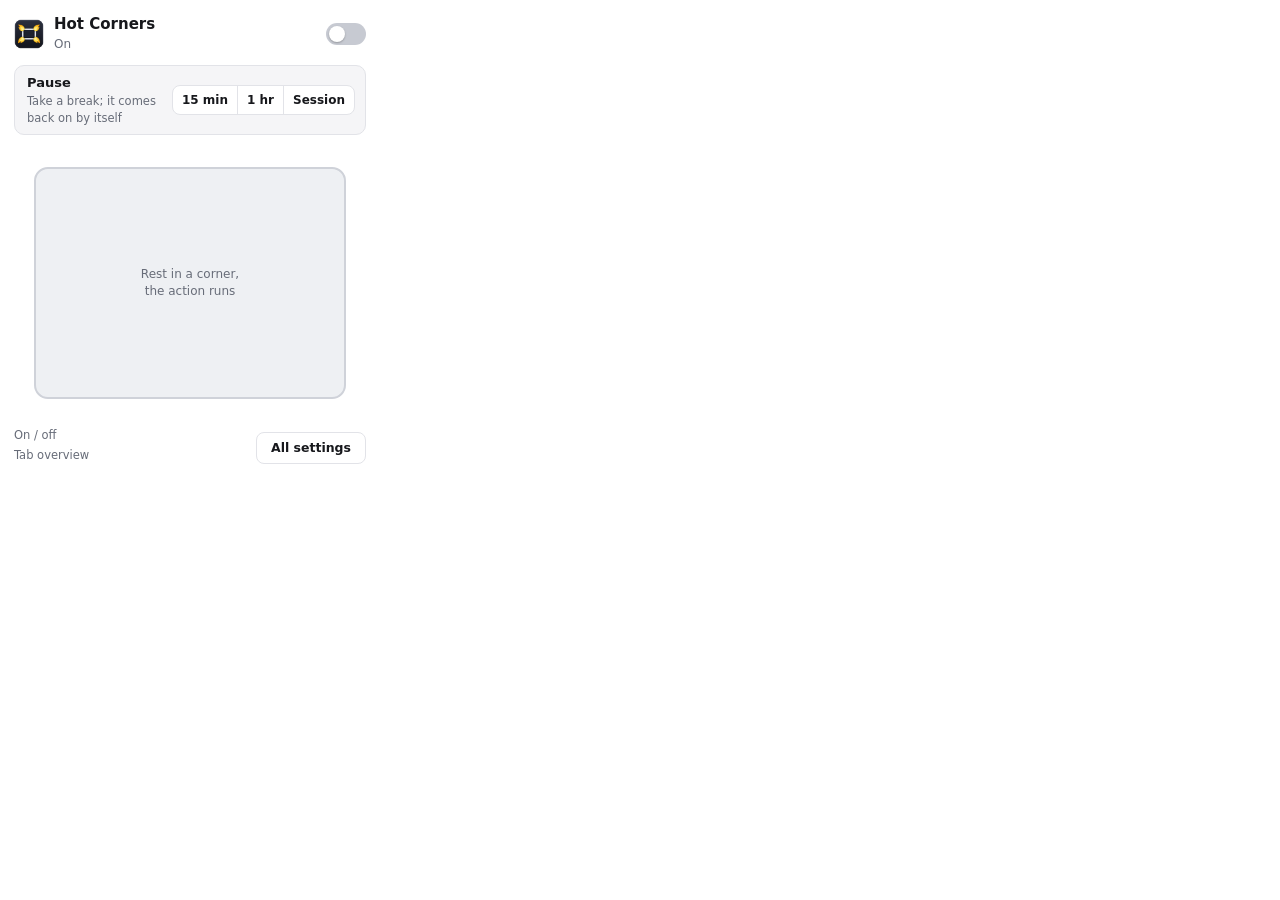
<file: extension/popup.html>
<!doctype html>
<html lang="en">
<head>
  <meta charset="utf-8">
  <title>Hot Corners</title>
  <link rel="stylesheet" href="ui.css">
  <link rel="stylesheet" href="popup.css">
</head>
<body>
  <main class="popup">
    <header class="head">
      <img src="icons/icon48.png" alt="" width="30" height="30" id="logo">
      <div class="brand">
        <h1>Hot Corners</h1>
        <p id="status">On</p>
      </div>
      <label class="switch" title="Turn Hot Corners on or off">
        <input type="checkbox" id="enabled" aria-label="Turn Hot Corners on or off">
        <span></span>
      </label>
    </header>

    <div class="row-box pause" id="pauseRow">
      <div class="row-text">
        <strong>Pause</strong>
        <span id="pauseState">Take a break; it comes back on by itself</span>
      </div>
      <div class="seg" id="pauseButtons" role="group" aria-label="Pause length">
        <button type="button" data-minutes="15">15 min</button>
        <button type="button" data-minutes="60">1 hr</button>
        <button type="button" data-minutes="-1" title="Until Chrome restarts">Session</button>
      </div>
      <button class="btn primary" id="resume" type="button" hidden>Resume</button>
    </div>

    <div class="row-box site needs-on" id="siteRow" hidden>
      <div class="row-text">
        <strong id="siteHost"></strong>
        <span id="siteState">Working on this site</span>
      </div>
      <label class="switch small">
        <input type="checkbox" id="siteOn" aria-label="Work on this site">
        <span></span>
      </label>
    </div>

    <div class="stage">
      <section class="screen" id="screen" aria-label="Corner actions">
        <div class="screen-center">Rest in a corner,<br>the action runs</div>
      </section>
    </div>

    <footer class="foot">
      <dl class="keys">
        <div><dt>On / off</dt><dd id="keyToggle"></dd></div>
        <div><dt>Tab overview</dt><dd id="keyOverview"></dd></div>
      </dl>
      <button class="btn" id="more" type="button">All settings</button>
    </footer>
  </main>
  <script src="shared.js"></script>
  <script src="ui.js"></script>
  <script src="popup.js"></script>
</body>
</html>
</file>
<file: extension/ui.css>
/* Shared by popup.html and options.html */

:root {
  color-scheme: light dark;
  --bg: #f5f5f7;
  --card: #ffffff;
  --fg: #17181c;
  --muted: #676c78;
  --line: #e2e3e8;
  --field: #ffffff;
  --screen: #eef0f3;
  --screen-line: #cfd2d9;
  --accent: #ffb020;
  --accent-ink: #1d1400;
  --accent-text: #9a5700;
  --danger: #c93232;
  --off: #c7cad2;
  --focus: #f29d00;
  --radius: 12px;
}

@media (prefers-color-scheme: dark) {
  :root {
    --bg: #111216;
    --card: #1a1c22;
    --fg: #eceef2;
    --muted: #9ba1ad;
    --line: #2b2e36;
    --field: #22252c;
    --screen: #15171c;
    --screen-line: #3a3e48;
    --accent-text: #ffc457;
    --danger: #ff6b6b;
    --off: #41454f;
  }
}

* { box-sizing: border-box; }

body {
  margin: 0;
  background: var(--bg);
  color: var(--fg);
  font: 13px/1.45 "Segoe UI", system-ui, -apple-system, sans-serif;
  -webkit-font-smoothing: antialiased;
}

h1, h2, h3, p { margin: 0; }

button, select, input { font: inherit; color: inherit; }

:focus-visible { outline: 2px solid var(--focus); outline-offset: 2px; }

/* ---------- switch ---------- */
.switch { position: relative; display: inline-block; flex: none; width: 40px; height: 22px; cursor: pointer; }
.switch input { position: absolute; inset: 0; width: 100%; height: 100%; margin: 0; opacity: 0; cursor: pointer; }
.switch span { position: absolute; inset: 0; border-radius: 11px; background: var(--off); transition: background .15s ease; }
.switch span::after {
  content: ""; position: absolute; top: 3px; left: 3px; width: 16px; height: 16px; border-radius: 50%;
  background: #fff; box-shadow: 0 1px 2px rgba(0,0,0,.25); transition: transform .15s ease;
}
.switch input:checked + span { background: var(--accent); }
.switch input:checked + span::after { transform: translateX(18px); }
.switch input:focus-visible + span { outline: 2px solid var(--focus); outline-offset: 2px; }
.switch.small { width: 34px; height: 20px; }
.switch.small span::after { width: 14px; height: 14px; }
.switch.small input:checked + span::after { transform: translateX(14px); }

/* ---------- fields ---------- */
select, .field {
  width: 100%; height: 32px; padding: 0 10px;
  border: 1px solid var(--line); border-radius: 8px; background: var(--field);
  font-size: 12.5px;
}
select { cursor: pointer; padding-right: 6px; }
.field::placeholder { color: var(--muted); opacity: .8; }
select:hover, .field:hover { border-color: var(--screen-line); }

.btn {
  display: inline-flex; align-items: center; justify-content: center; gap: 6px;
  height: 32px; padding: 0 14px; border-radius: 8px; cursor: pointer;
  border: 1px solid var(--line); background: var(--field); font-size: 12.5px; font-weight: 600;
  white-space: nowrap;
}
.btn:hover { border-color: var(--screen-line); }
.btn.primary { background: var(--accent); border-color: transparent; color: var(--accent-ink); }
.btn.primary:hover { filter: brightness(1.05); }
.btn.ghost { border-color: transparent; background: transparent; color: var(--accent-text); padding: 0 8px; }
.btn.danger { color: var(--danger); }
.btn:disabled { opacity: .5; cursor: default; }

input[type="range"] { width: 100%; margin: 4px 0 0; accent-color: var(--accent); }
input[type="checkbox"]:not(.switch input) { accent-color: var(--accent); }

/* ---------- the "screen" corner editor ---------- */
.stage { padding: 26px; }
.screen {
  --f: 26px; /* flame width; height is 1.45x */
  position: relative;
  border: 2px solid var(--screen-line); border-radius: 14px; background: var(--screen);
}
.corner { position: absolute; display: flex; flex-direction: column; gap: 6px; width: calc(50% - 26px); }
.corner.tl { top: 14px; left: 14px; }
.corner.tr { top: 14px; right: 14px; }
.corner.bl { bottom: 14px; left: 14px; flex-direction: column-reverse; }
.corner.br { bottom: 14px; right: 14px; flex-direction: column-reverse; }
.corner-name { font-size: 11px; font-weight: 600; letter-spacing: .04em; text-transform: uppercase; color: var(--muted); }
.corner.tr .corner-name, .corner.br .corner-name { text-align: right; }
.chip {
  align-self: flex-start; padding: 1px 7px; border-radius: 6px; font-size: 11px;
  background: color-mix(in srgb, var(--accent) 20%, transparent); color: var(--accent-text);
}
.corner.tr .chip, .corner.br .chip { align-self: flex-end; }

.screen-center {
  position: absolute; inset: 0; display: grid; place-content: center; gap: 4px;
  text-align: center; pointer-events: none; color: var(--muted); font-size: 12px;
}

.flame {
  position: absolute; width: var(--f); height: calc(var(--f) * 1.45);
  transform-origin: calc(var(--f) * .5) calc(var(--f) * 1.05);
  pointer-events: none; overflow: visible;
  filter: grayscale(1); opacity: .28;
  transition: opacity .2s ease, filter .2s ease;
}
.flame.on { filter: drop-shadow(0 0 6px rgba(255, 176, 32, .55)); opacity: 1; }
.flame.tl { left: calc(var(--f) * -.5 - 2px); top: calc(var(--f) * -1.05 - 2px); transform: rotate(-45deg); }
.flame.tr { left: calc(100% - var(--f) * .5 + 2px); top: calc(var(--f) * -1.05 - 2px); transform: rotate(45deg) scaleX(-1); }
.flame.bl { left: calc(var(--f) * -.5 - 2px); top: calc(100% - var(--f) * 1.05 + 2px); transform: rotate(-135deg); }
.flame.br { left: calc(100% - var(--f) * .5 + 2px); top: calc(100% - var(--f) * 1.05 + 2px); transform: rotate(135deg) scaleX(-1); }

@keyframes flicker { 0%, 100% { scale: 1; } 50% { scale: 1.06 .97; } }
.flame.on { animation: flicker 1.6s ease-in-out infinite; }
.flame.tr.on, .flame.br.on { animation-delay: -.5s; }
.flame.bl.on { animation-delay: -1.1s; }

/* ---------- toast ---------- */
.toast {
  position: fixed; left: 50%; bottom: 18px; translate: -50% 12px;
  padding: 7px 14px; border-radius: 999px; font-size: 12px; font-weight: 600;
  background: var(--fg); color: var(--bg); opacity: 0; pointer-events: none;
  transition: opacity .18s ease, translate .18s ease;
}
.toast.show { opacity: 1; translate: -50% 0; }

body.off .stage, body.off .needs-on { opacity: .45; }

@media (prefers-reduced-motion: reduce) {
  *, *::before, *::after { animation: none !important; transition: none !important; }
}

[hidden] { display: none !important; }
</file>
<file: extension/options.css>
.page {
  width: 100%; max-width: 820px; margin: 0 auto; padding: 40px 24px 56px;
  display: flex; flex-direction: column; gap: 18px;
}

.hero { display: flex; align-items: center; gap: 16px; margin-bottom: 6px; }
.hero img { flex: none; }
.hero-text { flex: 1; min-width: 0; }
.hero h1 { font-size: 24px; font-weight: 700; letter-spacing: -.01em; }
.hero p { margin-top: 2px; color: var(--muted); font-size: 13.5px; }
.master { display: flex; align-items: center; gap: 10px; font-weight: 600; }

.card { background: var(--card); border: 1px solid var(--line); border-radius: 16px; padding: 20px 22px; }
.card-head { display: flex; flex-direction: column; gap: 4px; margin-bottom: 14px; }
.card-head h2 { font-size: 15px; font-weight: 650; }
.card-head p { color: var(--muted); font-size: 12.5px; max-width: 62ch; }

.stage { padding: 34px 30px 30px; }
.screen { --f: 30px; height: 340px; }
.corner { width: calc(50% - 40px); max-width: 260px; }
.corner.tl, .corner.tr { top: 16px; }
.corner.bl, .corner.br { bottom: 16px; }
.corner.tl, .corner.bl { left: 16px; }
.corner.tr, .corner.br { right: 16px; }
.screen-center span { font-size: 11.5px; max-width: 34ch; }
.screen-center strong { color: var(--fg); font-weight: 600; font-size: 12.5px; }

.rows { display: flex; flex-direction: column; }
.row {
  display: flex; align-items: center; justify-content: space-between; gap: 24px;
  padding: 12px 0; border-top: 1px solid var(--line);
}
.row:first-child { border-top: 0; padding-top: 0; }
.row:last-child { padding-bottom: 0; }
.row-text { min-width: 0; }
.row-text label, .row-text .label { font-weight: 600; }
.row-text p { color: var(--muted); font-size: 12px; }
.row-control { display: flex; align-items: center; gap: 12px; flex: none; width: 260px; }
.row-control output { width: 64px; text-align: right; color: var(--muted); font-variant-numeric: tabular-nums; }

.add-site { display: flex; gap: 8px; }
.error { margin-top: 6px; color: var(--danger); font-size: 12px; }
.sites { list-style: none; margin: 12px 0 0; padding: 0; display: flex; flex-direction: column; }
.sites li {
  display: flex; align-items: center; justify-content: space-between; gap: 12px;
  padding: 7px 4px 7px 10px; border-top: 1px solid var(--line);
}
.sites li:first-child { border-top: 0; }
.sites img { width: 16px; height: 16px; flex: none; }
.sites .host { flex: 1; min-width: 0; overflow: hidden; text-overflow: ellipsis; white-space: nowrap; }
.empty { margin-top: 12px; color: var(--muted); font-size: 12.5px; }

.foot { display: flex; align-items: center; justify-content: space-between; color: var(--muted); font-size: 12px; padding: 0 4px; }

@media (max-width: 640px) {
  .page { padding: 24px 16px 40px; }
  .hero { flex-wrap: wrap; }
  .master { width: 100%; justify-content: space-between; }
  .stage { padding: 30px 22px 26px; }
  .screen { height: auto; display: grid; grid-template-columns: 1fr; gap: 14px; padding: 16px; }
  .corner { position: static; width: auto; max-width: none; flex-direction: column !important; }
  .corner .corner-name { text-align: left !important; }
  .screen-center { display: none; }
  .row { flex-direction: column; align-items: stretch; gap: 8px; }
  .row-control { width: 100%; }
}

.master-text { display: flex; flex-direction: column; align-items: flex-end; line-height: 1.25; }
.master-text .btn { height: 22px; padding: 0; font-size: 12px; }
body.paused #status { color: var(--accent-text); }

.welcome {
  display: flex; align-items: flex-start; gap: 20px;
  border-color: color-mix(in srgb, var(--accent) 50%, var(--line));
  background: linear-gradient(135deg, color-mix(in srgb, var(--accent) 12%, var(--card)), var(--card) 60%);
}
.welcome-text { flex: 1; min-width: 0; display: flex; flex-direction: column; gap: 6px; }
.welcome h2 { font-size: 17px; font-weight: 700; }
.welcome p { color: var(--muted); }
.tips { margin: 6px 0 0; padding-left: 18px; display: flex; flex-direction: column; gap: 5px; max-width: 70ch; }
.tips li::marker { color: var(--accent); }

.keys { display: inline-flex; align-items: center; gap: 2px; flex: none; color: var(--muted); }
kbd {
  padding: 1px 7px; border: 1px solid var(--line); border-bottom-width: 2px; border-radius: 5px;
  background: var(--bg); font: 600 12px/1.5 inherit; color: var(--fg);
}
.hint { color: var(--muted); font-size: 12px; }

@media (max-width: 640px) {
  .welcome { flex-direction: column; }
  .master-text { align-items: flex-start; }
}
</file>
<file: extension/popup.css>
body { width: 380px; background: var(--card); }

.popup { display: flex; flex-direction: column; gap: 10px; padding: 14px 14px 12px; }

.head { display: flex; align-items: center; gap: 10px; margin-bottom: 2px; }
.head img { transition: filter .2s ease; }
body.off .head img { filter: grayscale(1); opacity: .7; }
.brand { flex: 1; min-width: 0; }
.brand h1 { font-size: 15px; font-weight: 700; }
.brand p { font-size: 12px; color: var(--muted); }

.row-box {
  display: flex; align-items: center; justify-content: space-between; gap: 10px;
  padding: 8px 10px 8px 12px; border: 1px solid var(--line); border-radius: 10px; background: var(--bg);
}
.row-text { min-width: 0; display: flex; flex-direction: column; }
.row-text strong { overflow: hidden; text-overflow: ellipsis; white-space: nowrap; font-weight: 600; }
.row-text span { font-size: 11.5px; color: var(--muted); }

.pause .row-text span { white-space: normal; }
.pause.paused { border-color: color-mix(in srgb, var(--accent) 55%, var(--line)); background: color-mix(in srgb, var(--accent) 10%, var(--bg)); }
.pause.paused .row-text span { color: var(--accent-text); font-weight: 600; }

/* segmented buttons */
.seg { display: flex; flex: none; border: 1px solid var(--line); border-radius: 8px; overflow: hidden; background: var(--field); }
.seg button {
  height: 28px; padding: 0 9px; border: 0; background: transparent; cursor: pointer;
  font-size: 12px; font-weight: 600; color: var(--fg);
}
.seg button + button { border-left: 1px solid var(--line); }
.seg button:hover { background: color-mix(in srgb, var(--accent) 16%, transparent); }
.seg button:focus-visible { outline-offset: -2px; }
.pause .btn { height: 28px; }
body.disabled .pause { opacity: .45; }
body.disabled .seg button { cursor: default; }

.stage { padding: 22px 20px 18px; }
.screen { --f: 20px; height: 232px; }
.corner { width: calc(50% - 20px); }
.corner.tl, .corner.tr { top: 12px; }
.corner.bl, .corner.br { bottom: 12px; }
.corner.tl, .corner.bl { left: 12px; }
.corner.tr, .corner.br { right: 12px; }
.corner select, .corner .field { height: 30px; font-size: 12px; }

.foot { display: flex; align-items: flex-end; justify-content: space-between; gap: 10px; }
.keys { margin: 0; display: flex; flex-direction: column; gap: 3px; font-size: 11.5px; color: var(--muted); }
.keys div { display: flex; align-items: center; gap: 6px; }
.keys dt { min-width: 92px; }
.keys dd { margin: 0; }
kbd {
  padding: 0 5px; border: 1px solid var(--line); border-bottom-width: 2px; border-radius: 4px; background: var(--bg);
  font: 11px/1.5 inherit; color: var(--fg);
}
</file>
